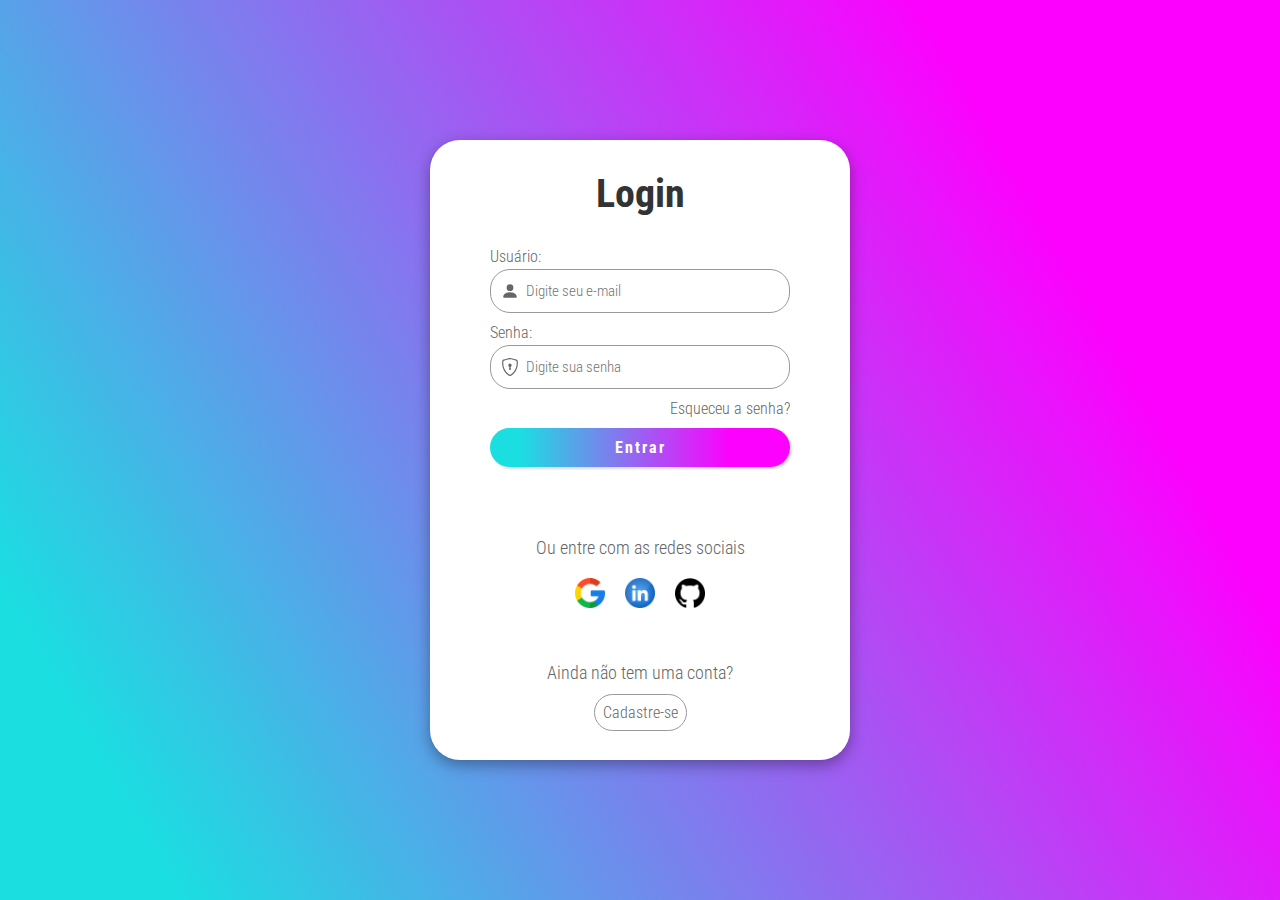
<file: index.html>
<!DOCTYPE html>
<html lang="pt-br">
<head>
    <meta charset="UTF-8">
    <meta http-equiv="X-UA-Compatible" content="IE=edge">
    <meta name="viewport" content="width=device-width, initial-scale=1.0">
    <link rel="stylesheet" href="./src/css/reset.css">
    <link rel="stylesheet" href="./src/css/login.css">
    <link rel="stylesheet" href="./src/css/responsive1.css">
    <link rel="shortcut icon" href="./src/assets/icon.png" type="image/x-icon">
    <link rel="preconnect" href="https://fonts.googleapis.com">
    <link rel="preconnect" href="https://fonts.gstatic.com" crossorigin>
    <link href="https://fonts.googleapis.com/css2?family=Roboto+Condensed:wght@400;700&display=swap" rel="stylesheet">
    <title>Login</title>
</head>
<body>
    <main class="container">

        <div class="form">

            <h1 class="title">Login</h1>

            <form  method="post" action="/login" class="login">

                <label for="email" class="enter">Usuário:</label>
                <input type="email" name="email" id="email" placeholder="Digite seu e-mail" required>

                <label for="password" class="enter">Senha:</label>
                <input type="password" name="password" id="password" placeholder="Digite sua senha" required>
                
                <a href="recover.html" class="forgot">Esqueceu a senha?</a>

                <button type="submit" class="button">Entrar</button>

            </form>

            <div class="social">
                <h2>Ou entre com as redes sociais</h2>
                <ul class="social-icons">
                    <li><a href="https://accounts.google.com/v3/signin/identifier?dsh=S-1811138683%3A1666015179790981&continue=https%3A%2F%2Fmail.google.com%2Fmail%2Fu%2F0%2F&emr=1&followup=https%3A%2F%2Fmail.google.com%2Fmail%2Fu%2F0%2F&osid=1&passive=1209600&service=mail&flowName=GlifWebSignIn&flowEntry=ServiceLogin&ifkv=AQDHYWrPR4OrInFgGhraJ1sM4pqyGB_TsIFPDpGzOps6kCTCPxn7FdQHajSg-Y4HzmDHcvmMRJKWFA"><img src="./src/assets/google.png" alt="login com o google" class="img-login"></a></li>
                    <li><a href="https://www.linkedin.com/login/pt?fromSignIn=true&trk=guest_homepage-basic_nav-header-signin"><img src="./src/assets/linkedin.png" alt="login com o linkedin" class="img-login"></a></li>
                    <li><a href="https://github.com/signup?ref_cta=Sign+up&ref_loc=header+logged+out&ref_page=%2F&source=header-home"><img src="./src/assets/github-preto.png" alt="login com o github" class="img-login"></a></li>
                </ul>
            </div>

            <div class="footer">
                <h2>Ainda não tem uma conta?</h2>
                <a href="./singin.html">Cadastre-se</a>
            </div>

        </div>
    </main>
</body>
</html>
</file>
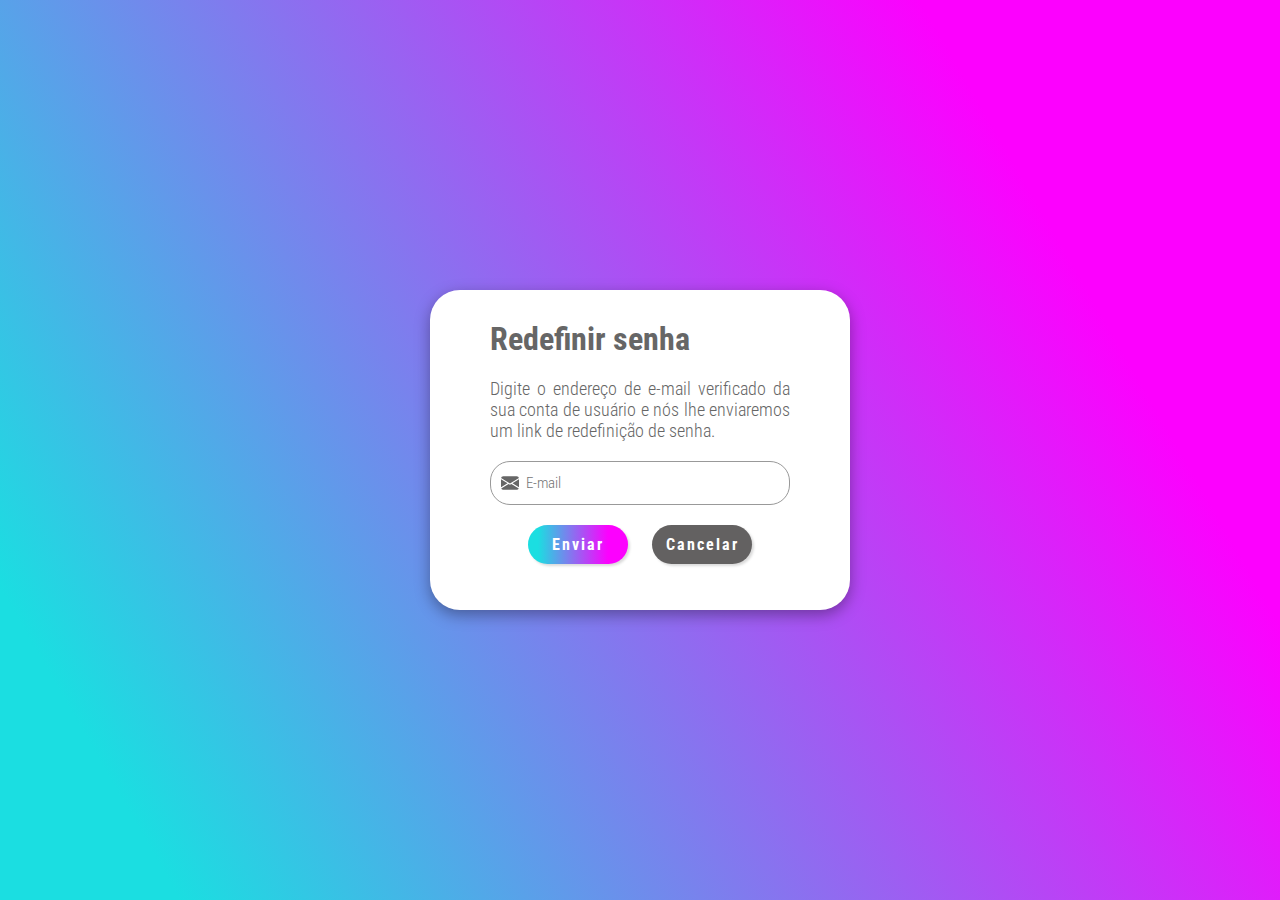
<file: recover.html>
<!DOCTYPE html>
<html lang="pt-br">
<head>
    <meta charset="UTF-8">
    <meta http-equiv="X-UA-Compatible" content="IE=edge">
    <meta name="viewport" content="width=device-width, initial-scale=1.0">
    <link rel="stylesheet" href="./src/css/reset.css">
    <link rel="stylesheet" href="./src/css/recovery.css">
    <link rel="stylesheet" href="./src/css/responsive3.css">
    <link rel="shortcut icon" href="./src/assets/icon.png" type="image/x-icon">
    <link rel="preconnect" href="https://fonts.googleapis.com">
    <link rel="preconnect" href="https://fonts.gstatic.com" crossorigin>
    <link href="https://fonts.googleapis.com/css2?family=Roboto+Condensed:wght@400;700&display=swap" rel="stylesheet">
    <title>Recuperar Senha</title>
</head>
<body>
    <main class="container">

        <div class="form">
            <form  method="post" action="/recovery" class="recover">
                <h1 class="title">Redefinir senha</h1>
                <h2 class="sub-title">
                    Digite o endereço de e-mail verificado da sua conta de usuário e nós lhe enviaremos um link de redefinição de senha.
                </h2>
                <input type="email" name="email" id="email" placeholder="E-mail" required>

                <button type="submit" class="btn">Enviar</button>
                <button type="submit" class="btn-2"><a href="./index.html">Cancelar</a></button>

            </form>
        </div>
    </main>
</body>
</html>
</file>
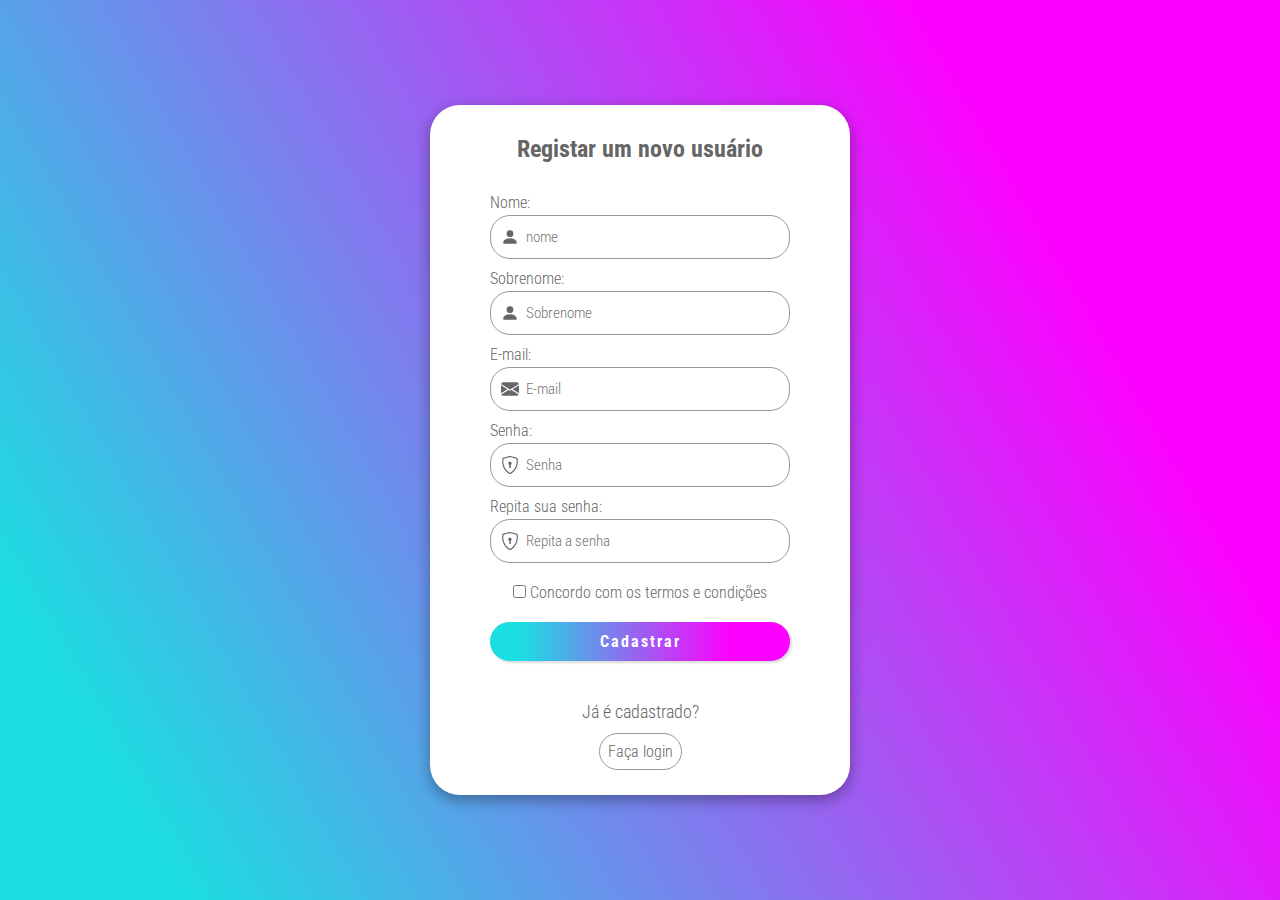
<file: singin.html>
<!DOCTYPE html>
<html lang="pt-br">
<head>
    <meta charset="UTF-8">
    <meta http-equiv="X-UA-Compatible" content="IE=edge">
    <meta name="viewport" content="width=device-width, initial-scale=1.0">
    <link rel="stylesheet" href="./src/css/reset.css">
    <link rel="stylesheet" href="./src/css/register.css">
    <link rel="stylesheet" href="./src/css/responsive2.css">
    <link rel="shortcut icon" href="./src/assets/icon.png" type="image/x-icon">
    <link rel="preconnect" href="https://fonts.googleapis.com">
    <link rel="preconnect" href="https://fonts.gstatic.com" crossorigin>
    <link href="https://fonts.googleapis.com/css2?family=Roboto+Condensed:wght@400;700&display=swap" rel="stylesheet">
    <title>Cadastro</title>
</head>
<body>
    <main class="container">
        <div class="form">
            <h1 class="title">Registar um novo usuário</h1>
            <form  method="post" action="/register" class="register">

                <label for="fname" class="enter">Nome:</label>
                <input type="text" name="fname" id="fname" placeholder="nome" required>

                <label for="lname" class="enter">Sobrenome:</label>
                <input type="text" name="lname" id="lname" placeholder="Sobrenome" required>

                <label for="email" class="enter">E-mail:</label>
                <input type="email" name="email" id="email" placeholder="E-mail" required>

                <label for="password" class="enter">Senha:</label>
                <input type="password" name="password" id="password" placeholder="Senha" required>

                <label for="password" class="enter">Repita sua senha:</label>
                <input type="password" name="password" id="password-repeat" placeholder="Repita a senha" required>

                <div class="checkbox">
                    <input type="checkbox" name="accept" id="accept" required>
                    <label for="accept" class="enter">Concordo com os <a href="#">termos e condições</a></label>
                </div>

                <button type="submit" class="button">Cadastrar</button>

            </form>
            <div class="footer">
                <h2>Já é cadastrado?</h2>
                <a href="./index.html">Faça login</a>
            </div>
        </div>
    </main>
</body>
</html>
</file>
<file: src/css/login.css>
.forgot{
    text-align: right;
    padding: 10px 0;
}

.enter, .forgot{
    width: 300px;
    margin: auto;
}

.title{
    font-weight: 700;
    font-size: 2.5em;
    color: #333333;

}

.login{
    display: flex;
    flex-direction: column;
    background-color: #ffffffbb;
    padding: 20px; 
}

.img-login{
    width: 30px;
}

.social-icons{
    display: flex;
    gap: 20px;
    justify-content: center;
}

.footer, .social{
    margin-top: 30px;
}

#email{
    background: url(../assets/person-fill.svg) no-repeat;
}

#password{
    background: url(../assets/shield-lock.svg) no-repeat;
}

#email, #password{
    background-size: 18px;
    background-position: 10px;
    padding-left: 35px;
    font-size: 15px;
}
</file>
<file: src/css/responsive1.css>
@media (max-width: 460px) {
    .form{
        max-width: 320px;
        height: 580px;
    }

    .login{
        padding: 0;
    }

    .forgot{
        width: 250px;
        text-align: right;
        padding: 10px 0;
    }

    input[type=text], input[type=email], input[type=password]{
        width: 250px;
    }

    .button{
        width: 250px;
    }
}
</file>
<file: src/css/recovery.css>
.form{
    height: 320px;
}

.title{
    text-align: left;
    font-weight: 700;
}

.sub-title{
    text-align: justify;
}

.title, .sub-title{
    width: 300px;
    margin: auto;
}

.btn{
    background-image: linear-gradient(90deg, #1bdee1 10%, #FC01FE 80%);;
    border: none;
    padding: 10px;
    border-radius: 20px;
    color: white;
    cursor: pointer;
    font-weight: 700;
    letter-spacing: 2px;
    font-size: 16px;
    width: 100px;
    box-shadow: rgba(0, 0, 0, 0.15) 1.95px 1.95px 2.6px;
    margin-top: 20px;
}

.btn-2{
    margin-left: 20px;
    background: rgb(99, 97, 97);
    border: none;
    padding: 10px;
    border-radius: 20px;
    cursor: pointer;
    font-weight: 700;
    letter-spacing: 2px;
    font-size: 16px;
    width: 100px;
    box-shadow: rgba(0, 0, 0, 0.15) 1.95px 1.95px 2.6px;
    margin-top: 20px;
    color: white;
}

.btn-2 a{
    color: white;
    font-weight: bold;
}

.btn:hover{
    background-image: linear-gradient(270deg, #1bdee1 10%, #FC01FE 80%);
}

.btn-2:hover{
    color: white;
    background-color: #333333;
}

#email{
    background: url(../assets/envelope-fill.svg) no-repeat;
    background-size: 18px;
    background-position: 10px;
    padding-left: 35px;
    font-size: 15px;
}
</file>
<file: src/css/responsive3.css>
@media (max-width: 460px) {

    .form{
        margin: 50px;
        width: 320px;
    }
    
    .title, .sub-title{
        width: 250px;
    }

    input[type=email]{
        width: 250px;
    }
}
</file>
<file: src/css/register.css>
.register{
    display: flex;
    flex-direction: column;
    background-color: #ffffffbb;
    padding: 20px; 
}

.form{
    height: 690px;
}

.enter{
    width: 300px;
    margin: auto;
}

.title{
    font-size: 1.5em;
    font-weight: 700;
}

.checkbox{
    margin-top: 20px;
}

.button{
    margin-top: 20px;
}

#fname, #lname{
    background: url(../assets/person-fill.svg) no-repeat;
}

#email{
    background: url(../assets/envelope-fill.svg) no-repeat;
}

#password, #password-repeat{
    background: url(../assets/shield-lock.svg) no-repeat;
}

#fname, #lname, #email, #password, #password-repeat{
    background-size: 18px;
    background-position: 10px;
    padding-left: 35px;
    font-size: 15px;
}
</file>
<file: src/css/responsive2.css>
@media (max-width: 460px) {
    .form{
        max-width: 320px;
        height: 640px;
        margin: auto;
    }

    .register{
        display: flex;
        flex-direction: column;
        padding: 0;
    }

    input[type=text], input[type=email], input[type=password]{
        width: 250px;
    }

    .button{
        width: 250px;
    }

    
}
</file>
